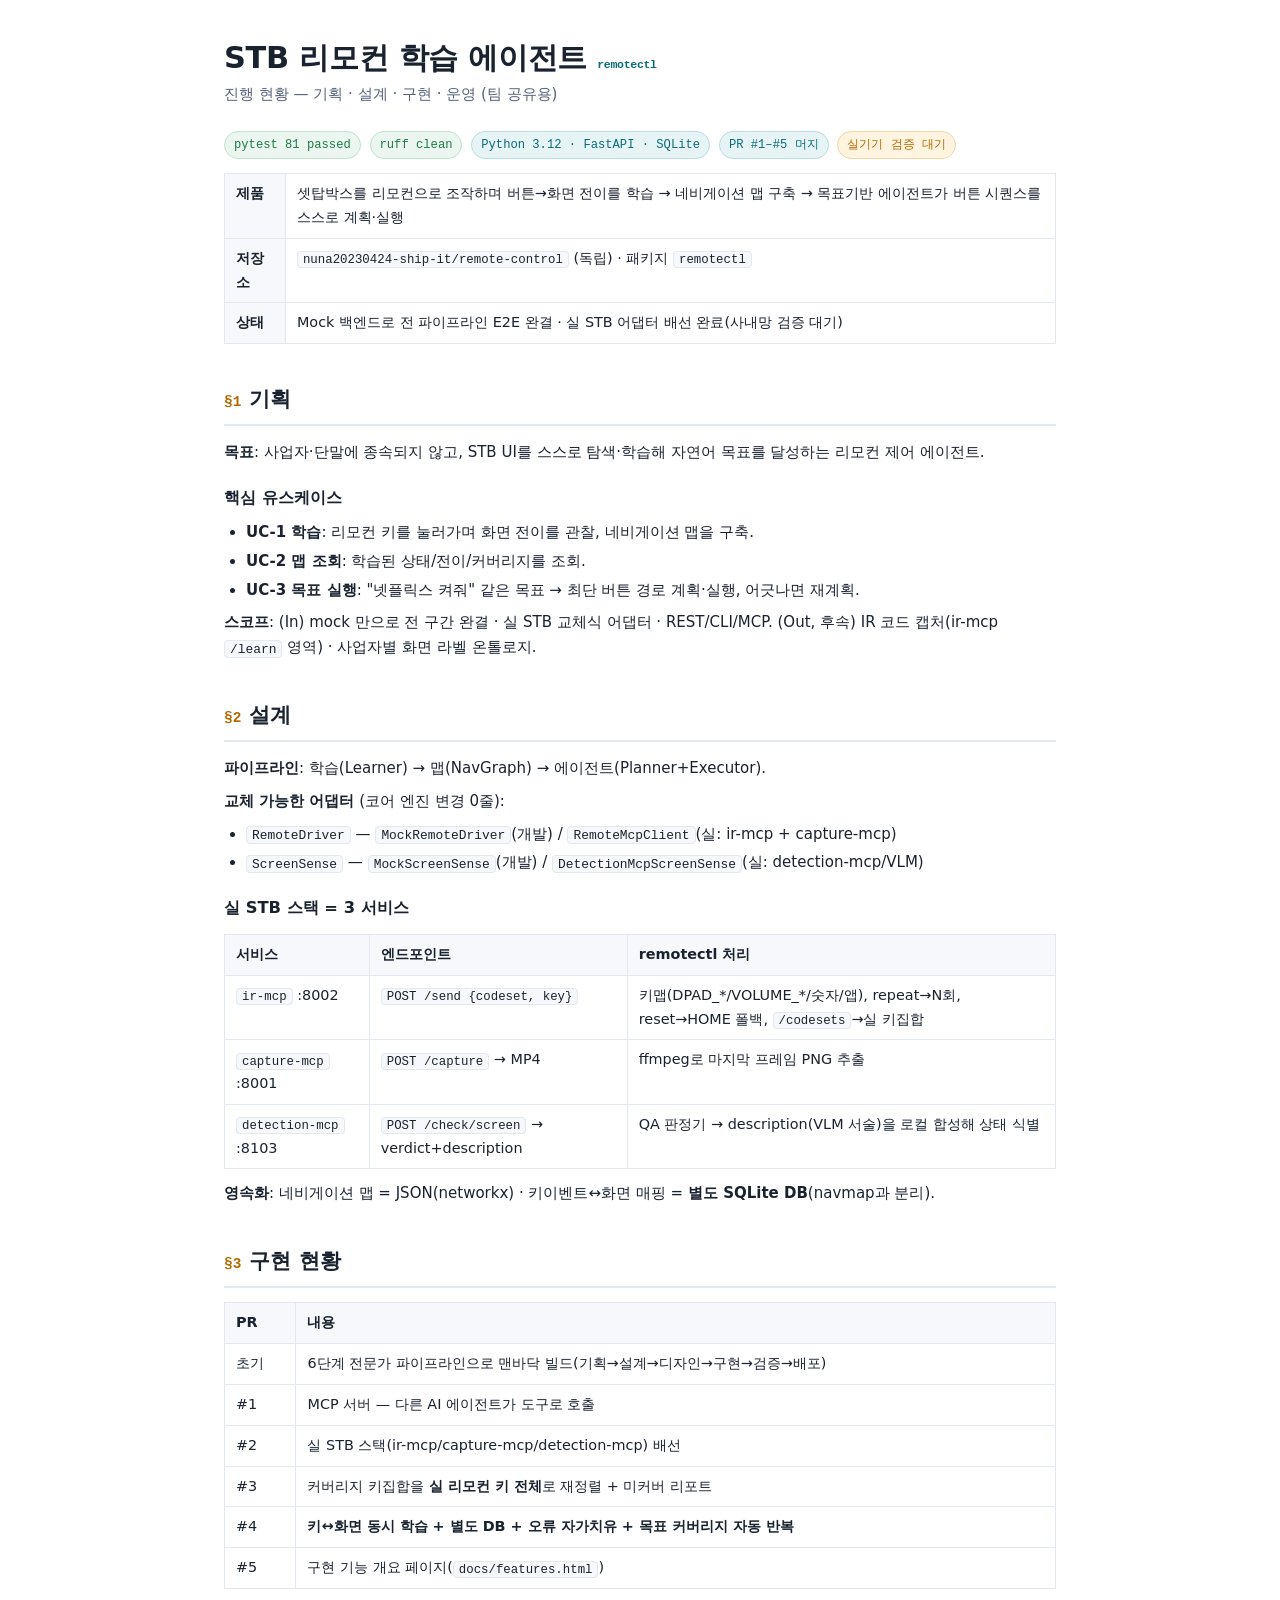
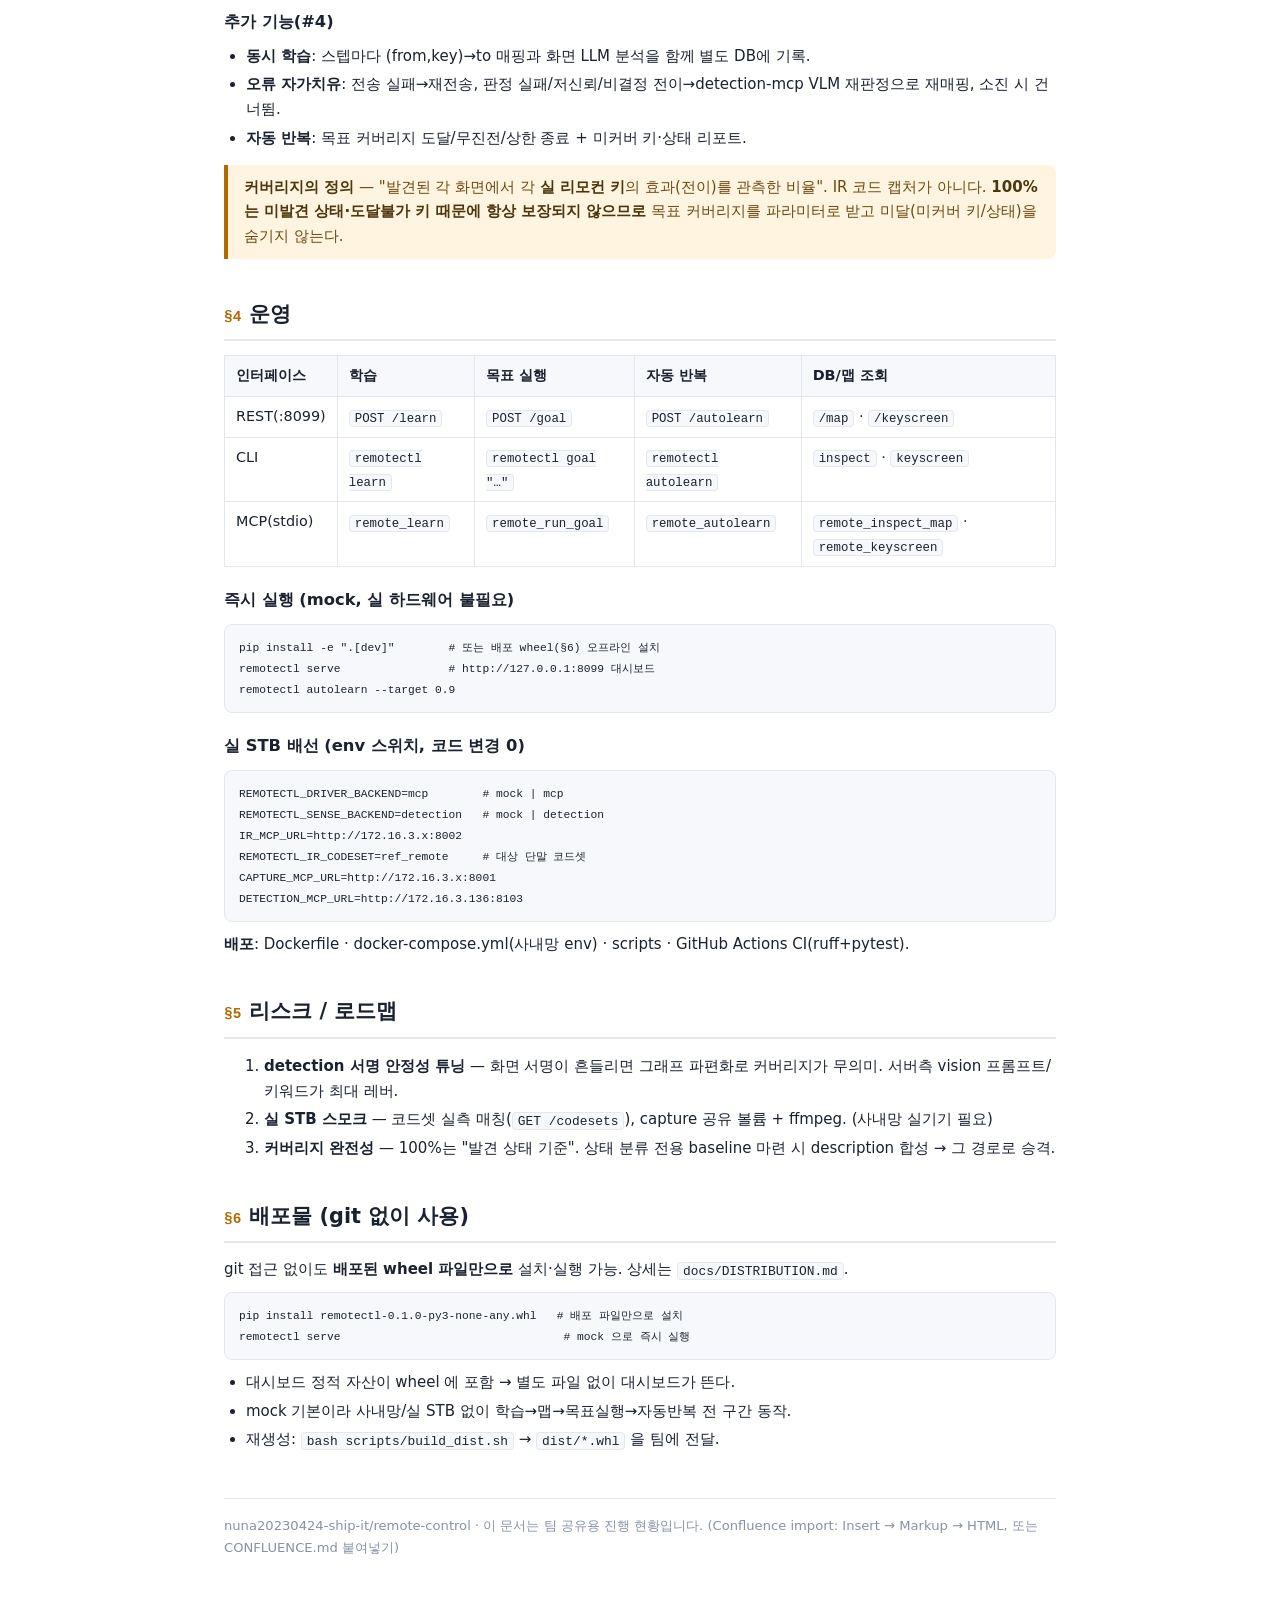
<file: docs/CONFLUENCE.html>
<!DOCTYPE html>
<html lang="ko">
<head>
<meta charset="utf-8" />
<meta name="viewport" content="width=device-width, initial-scale=1" />
<title>STB 리모컨 학습 에이전트 (remotectl) — 진행 현황</title>
<style>
  :root {
    --ink: #1a2230; --muted: #55627a; --faint: #8792a6;
    --line: #e3e8f0; --bg: #ffffff; --panel: #f6f8fb;
    --accent: #b26a00; --accent-bg: #fff4e0;
    --data: #0b6b78; --data-bg: #e6f4f6;
    --good: #1f7a44; --bad: #b03a34;
    --sans: system-ui, -apple-system, "Segoe UI", Roboto, "Apple SD Gothic Neo", "Noto Sans KR", sans-serif;
    --mono: ui-monospace, "SF Mono", Menlo, Consolas, monospace;
  }
  * { box-sizing: border-box; }
  body {
    margin: 0; background: var(--bg); color: var(--ink);
    font-family: var(--sans); line-height: 1.65; font-size: 15px;
  }
  .wrap { max-width: 880px; margin: 0 auto; padding: 40px 24px 80px; }
  h1 { font-size: 1.9rem; line-height: 1.2; margin: 0 0 6px; letter-spacing: -0.01em; }
  .sub { color: var(--muted); margin: 0 0 22px; }
  h2 {
    font-size: 1.3rem; margin: 38px 0 14px; padding-bottom: 8px;
    border-bottom: 2px solid var(--line);
  }
  h2 .n { color: var(--accent); font-family: var(--mono); font-size: 0.9rem; margin-right: 8px; }
  h3 { font-size: 1.02rem; margin: 20px 0 6px; }
  p { margin: 8px 0; }
  code {
    font-family: var(--mono); font-size: 0.86em; background: var(--panel);
    border: 1px solid var(--line); border-radius: 4px; padding: 0.5px 5px;
  }
  pre {
    background: var(--panel); border: 1px solid var(--line); border-radius: 8px;
    padding: 12px 14px; overflow-x: auto; font-family: var(--mono); font-size: 0.82rem;
    line-height: 1.6; margin: 10px 0;
  }
  pre code { background: none; border: none; padding: 0; }
  ul { margin: 8px 0; padding-left: 22px; }
  li { margin: 4px 0; }
  table { border-collapse: collapse; width: 100%; margin: 12px 0; font-size: 0.9rem; }
  th, td { border: 1px solid var(--line); padding: 8px 11px; text-align: left; vertical-align: top; }
  th { background: var(--panel); font-weight: 600; }
  .meta { background: var(--panel); border: 1px solid var(--line); border-radius: 10px; padding: 4px 16px; margin: 0 0 8px; }
  .badge { display: inline-block; font-family: var(--mono); font-size: 0.76rem; padding: 3px 9px; border-radius: 999px; margin: 2px 4px 2px 0; }
  .b-good { color: var(--good); background: #eaf6ef; border: 1px solid #bfe3cc; }
  .b-data { color: var(--data); background: var(--data-bg); border: 1px solid #b9dde1; }
  .b-warn { color: var(--accent); background: var(--accent-bg); border: 1px solid #f0d6a8; }
  .callout {
    border-left: 4px solid var(--accent); background: var(--accent-bg);
    padding: 10px 16px; border-radius: 0 8px 8px 0; margin: 14px 0; color: #6b4a12;
  }
  .callout b { color: #4d360d; }
  .tag { font-family: var(--mono); font-size: 0.72rem; color: var(--data); }
  footer { margin-top: 46px; padding-top: 16px; border-top: 1px solid var(--line); color: var(--faint); font-size: 0.82rem; }
</style>
</head>
<body>
<div class="wrap">
  <h1>STB 리모컨 학습 에이전트 <span class="tag">remotectl</span></h1>
  <p class="sub">진행 현황 — 기획 · 설계 · 구현 · 운영 (팀 공유용)</p>

  <div style="margin-bottom:8px;">
    <span class="badge b-good">pytest 81 passed</span>
    <span class="badge b-good">ruff clean</span>
    <span class="badge b-data">Python 3.12 · FastAPI · SQLite</span>
    <span class="badge b-data">PR #1–#5 머지</span>
    <span class="badge b-warn">실기기 검증 대기</span>
  </div>

  <table>
    <tr><th>제품</th><td>셋탑박스를 리모컨으로 조작하며 버튼→화면 전이를 학습 → 네비게이션 맵 구축 → 목표기반 에이전트가 버튼 시퀀스를 스스로 계획·실행</td></tr>
    <tr><th>저장소</th><td><code>nuna20230424-ship-it/remote-control</code> (독립) · 패키지 <code>remotectl</code></td></tr>
    <tr><th>상태</th><td>Mock 백엔드로 전 파이프라인 E2E 완결 · 실 STB 어댑터 배선 완료(사내망 검증 대기)</td></tr>
  </table>

  <h2><span class="n">§1</span>기획</h2>
  <p><b>목표</b>: 사업자·단말에 종속되지 않고, STB UI를 스스로 탐색·학습해 자연어 목표를 달성하는 리모컨 제어 에이전트.</p>
  <h3>핵심 유스케이스</h3>
  <ul>
    <li><b>UC-1 학습</b>: 리모컨 키를 눌러가며 화면 전이를 관찰, 네비게이션 맵을 구축.</li>
    <li><b>UC-2 맵 조회</b>: 학습된 상태/전이/커버리지를 조회.</li>
    <li><b>UC-3 목표 실행</b>: "넷플릭스 켜줘" 같은 목표 → 최단 버튼 경로 계획·실행, 어긋나면 재계획.</li>
  </ul>
  <p><b>스코프</b>: (In) mock 만으로 전 구간 완결 · 실 STB 교체식 어댑터 · REST/CLI/MCP. (Out, 후속) IR 코드 캡처(ir-mcp <code>/learn</code> 영역) · 사업자별 화면 라벨 온톨로지.</p>

  <h2><span class="n">§2</span>설계</h2>
  <p><b>파이프라인</b>: 학습(Learner) → 맵(NavGraph) → 에이전트(Planner+Executor).</p>
  <p><b>교체 가능한 어댑터</b> (코어 엔진 변경 0줄):</p>
  <ul>
    <li><code>RemoteDriver</code> — <code>MockRemoteDriver</code>(개발) / <code>RemoteMcpClient</code>(실: ir-mcp + capture-mcp)</li>
    <li><code>ScreenSense</code> — <code>MockScreenSense</code>(개발) / <code>DetectionMcpScreenSense</code>(실: detection-mcp/VLM)</li>
  </ul>
  <h3>실 STB 스택 = 3 서비스</h3>
  <table>
    <tr><th>서비스</th><th>엔드포인트</th><th>remotectl 처리</th></tr>
    <tr><td><code>ir-mcp</code> :8002</td><td><code>POST /send {codeset, key}</code></td><td>키맵(DPAD_*/VOLUME_*/숫자/앱), repeat→N회, reset→HOME 폴백, <code>/codesets</code>→실 키집합</td></tr>
    <tr><td><code>capture-mcp</code> :8001</td><td><code>POST /capture</code> → MP4</td><td>ffmpeg로 마지막 프레임 PNG 추출</td></tr>
    <tr><td><code>detection-mcp</code> :8103</td><td><code>POST /check/screen</code> → verdict+description</td><td>QA 판정기 → description(VLM 서술)을 로컬 합성해 상태 식별</td></tr>
  </table>
  <p><b>영속화</b>: 네비게이션 맵 = JSON(networkx) · 키이벤트↔화면 매핑 = <b>별도 SQLite DB</b>(navmap과 분리).</p>

  <h2><span class="n">§3</span>구현 현황</h2>
  <table>
    <tr><th>PR</th><th>내용</th></tr>
    <tr><td>초기</td><td>6단계 전문가 파이프라인으로 맨바닥 빌드(기획→설계→디자인→구현→검증→배포)</td></tr>
    <tr><td>#1</td><td>MCP 서버 — 다른 AI 에이전트가 도구로 호출</td></tr>
    <tr><td>#2</td><td>실 STB 스택(ir-mcp/capture-mcp/detection-mcp) 배선</td></tr>
    <tr><td>#3</td><td>커버리지 키집합을 <b>실 리모컨 키 전체</b>로 재정렬 + 미커버 리포트</td></tr>
    <tr><td>#4</td><td><b>키↔화면 동시 학습 + 별도 DB + 오류 자가치유 + 목표 커버리지 자동 반복</b></td></tr>
    <tr><td>#5</td><td>구현 기능 개요 페이지(<code>docs/features.html</code>)</td></tr>
  </table>
  <h3>추가 기능(#4)</h3>
  <ul>
    <li><b>동시 학습</b>: 스텝마다 (from,key)→to 매핑과 화면 LLM 분석을 함께 별도 DB에 기록.</li>
    <li><b>오류 자가치유</b>: 전송 실패→재전송, 판정 실패/저신뢰/비결정 전이→detection-mcp VLM 재판정으로 재매핑, 소진 시 건너뜀.</li>
    <li><b>자동 반복</b>: 목표 커버리지 도달/무진전/상한 종료 + 미커버 키·상태 리포트.</li>
  </ul>
  <div class="callout">
    <b>커버리지의 정의</b> — "발견된 각 화면에서 각 <b>실 리모컨 키</b>의 효과(전이)를 관측한 비율". IR 코드 캡처가 아니다.
    <b>100%는 미발견 상태·도달불가 키 때문에 항상 보장되지 않으므로</b> 목표 커버리지를 파라미터로 받고 미달(미커버 키/상태)을 숨기지 않는다.
  </div>

  <h2><span class="n">§4</span>운영</h2>
  <table>
    <tr><th>인터페이스</th><th>학습</th><th>목표 실행</th><th>자동 반복</th><th>DB/맵 조회</th></tr>
    <tr><td>REST(:8099)</td><td><code>POST /learn</code></td><td><code>POST /goal</code></td><td><code>POST /autolearn</code></td><td><code>/map</code> · <code>/keyscreen</code></td></tr>
    <tr><td>CLI</td><td><code>remotectl learn</code></td><td><code>remotectl goal "…"</code></td><td><code>remotectl autolearn</code></td><td><code>inspect</code> · <code>keyscreen</code></td></tr>
    <tr><td>MCP(stdio)</td><td><code>remote_learn</code></td><td><code>remote_run_goal</code></td><td><code>remote_autolearn</code></td><td><code>remote_inspect_map</code> · <code>remote_keyscreen</code></td></tr>
  </table>
  <h3>즉시 실행 (mock, 실 하드웨어 불필요)</h3>
  <pre><code>pip install -e ".[dev]"        # 또는 배포 wheel(§6) 오프라인 설치
remotectl serve                # http://127.0.0.1:8099 대시보드
remotectl autolearn --target 0.9</code></pre>
  <h3>실 STB 배선 (env 스위치, 코드 변경 0)</h3>
  <pre><code>REMOTECTL_DRIVER_BACKEND=mcp        # mock | mcp
REMOTECTL_SENSE_BACKEND=detection   # mock | detection
IR_MCP_URL=http://172.16.3.x:8002
REMOTECTL_IR_CODESET=ref_remote     # 대상 단말 코드셋
CAPTURE_MCP_URL=http://172.16.3.x:8001
DETECTION_MCP_URL=http://172.16.3.136:8103</code></pre>
  <p><b>배포</b>: Dockerfile · docker-compose.yml(사내망 env) · scripts · GitHub Actions CI(ruff+pytest).</p>

  <h2><span class="n">§5</span>리스크 / 로드맵</h2>
  <ol>
    <li><b>detection 서명 안정성 튜닝</b> — 화면 서명이 흔들리면 그래프 파편화로 커버리지가 무의미. 서버측 vision 프롬프트/키워드가 최대 레버.</li>
    <li><b>실 STB 스모크</b> — 코드셋 실측 매칭(<code>GET /codesets</code>), capture 공유 볼륨 + ffmpeg. (사내망 실기기 필요)</li>
    <li><b>커버리지 완전성</b> — 100%는 "발견 상태 기준". 상태 분류 전용 baseline 마련 시 description 합성 → 그 경로로 승격.</li>
  </ol>

  <h2><span class="n">§6</span>배포물 (git 없이 사용)</h2>
  <p>git 접근 없이도 <b>배포된 wheel 파일만으로</b> 설치·실행 가능. 상세는 <code>docs/DISTRIBUTION.md</code>.</p>
  <pre><code>pip install remotectl-0.1.0-py3-none-any.whl   # 배포 파일만으로 설치
remotectl serve                                 # mock 으로 즉시 실행</code></pre>
  <ul>
    <li>대시보드 정적 자산이 wheel 에 포함 → 별도 파일 없이 대시보드가 뜬다.</li>
    <li>mock 기본이라 사내망/실 STB 없이 학습→맵→목표실행→자동반복 전 구간 동작.</li>
    <li>재생성: <code>bash scripts/build_dist.sh</code> → <code>dist/*.whl</code> 을 팀에 전달.</li>
  </ul>

  <footer>
    nuna20230424-ship-it/remote-control · 이 문서는 팀 공유용 진행 현황입니다. (Confluence import: Insert → Markup → HTML, 또는 CONFLUENCE.md 붙여넣기)
  </footer>
</div>
</body>
</html>
</file>
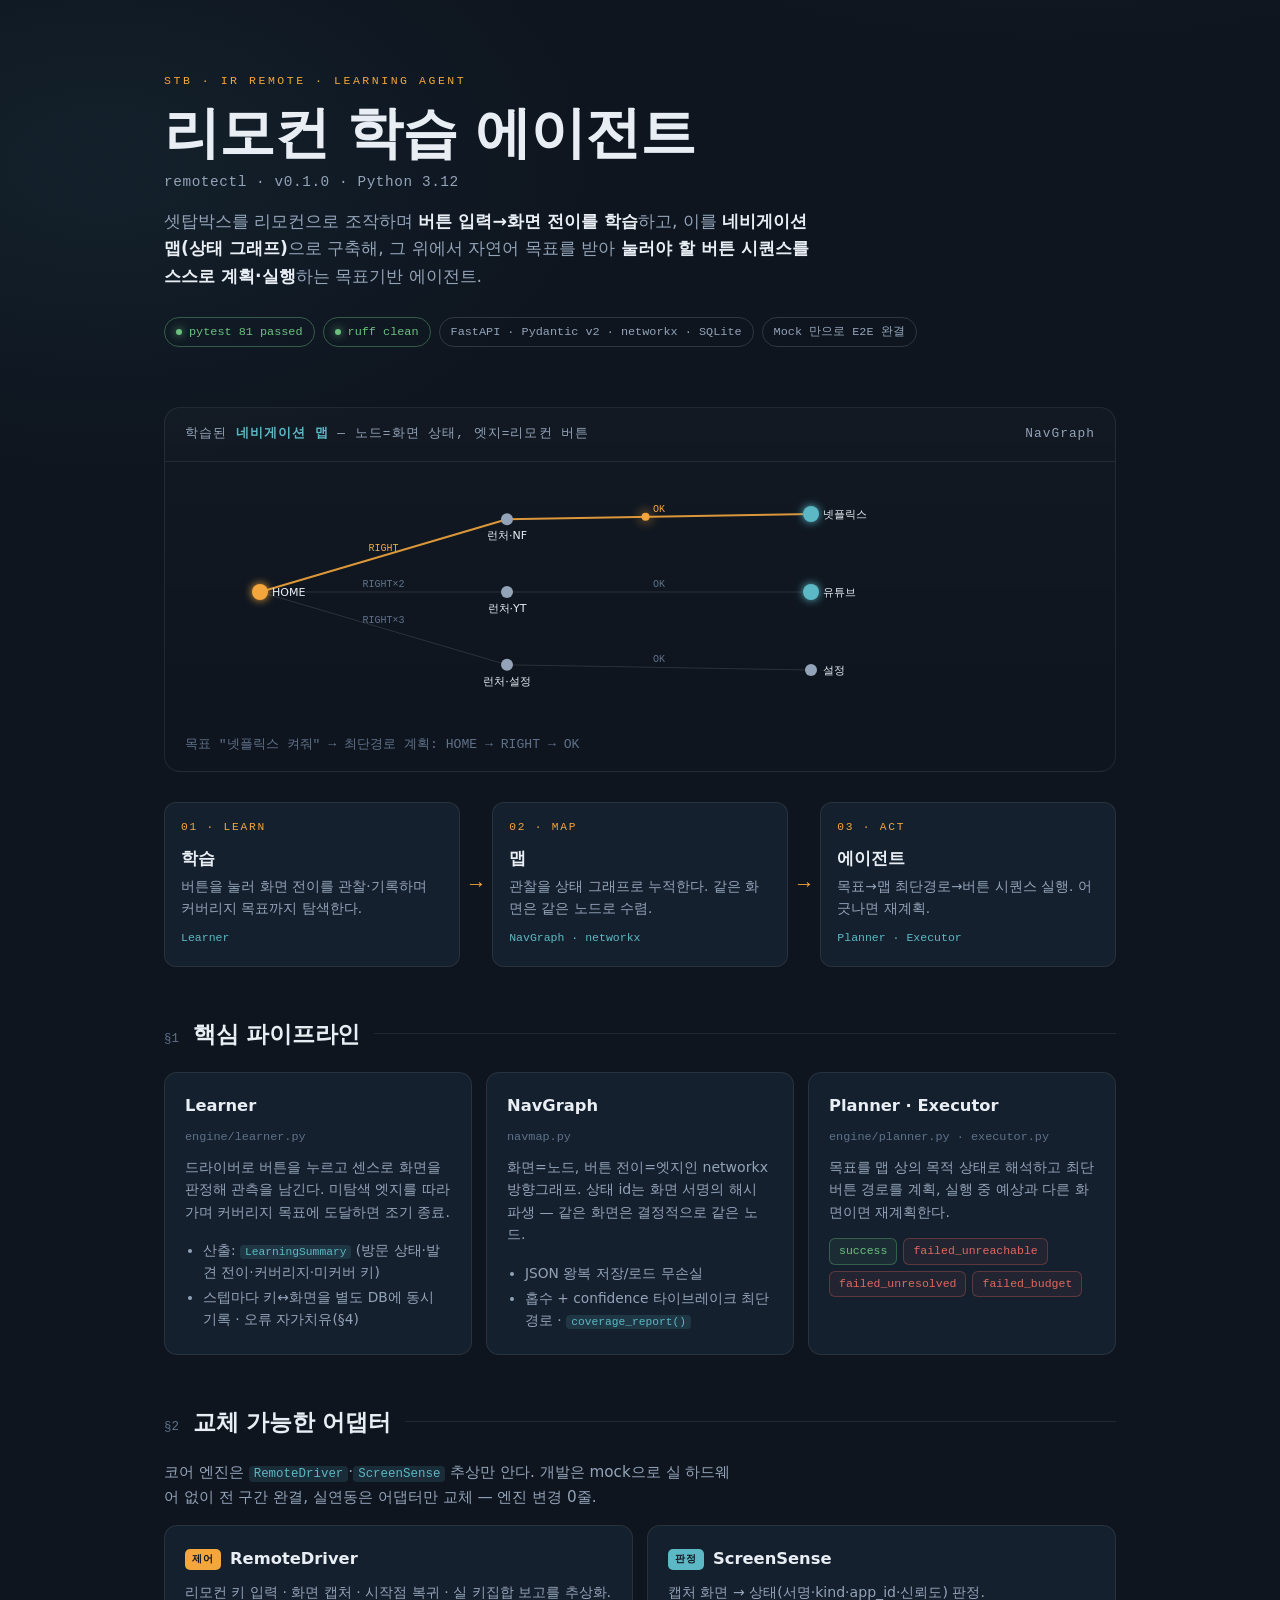
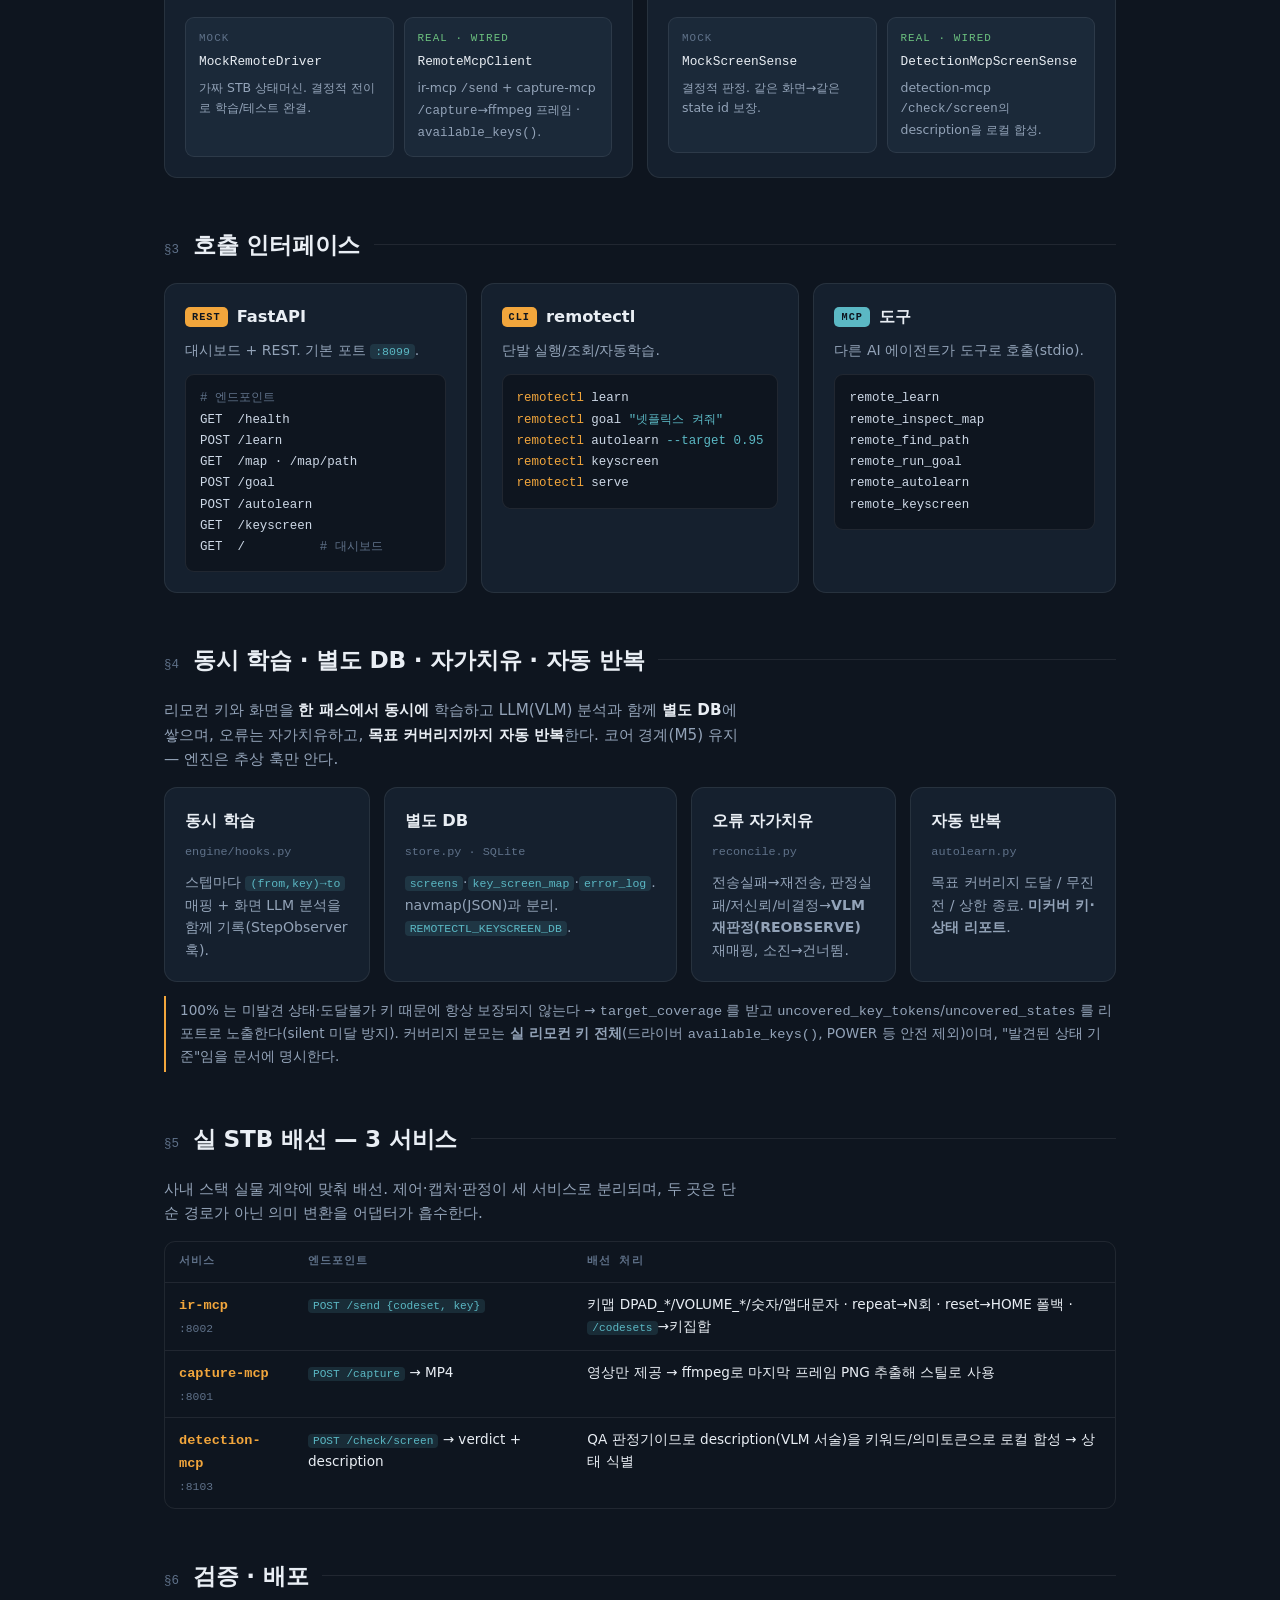
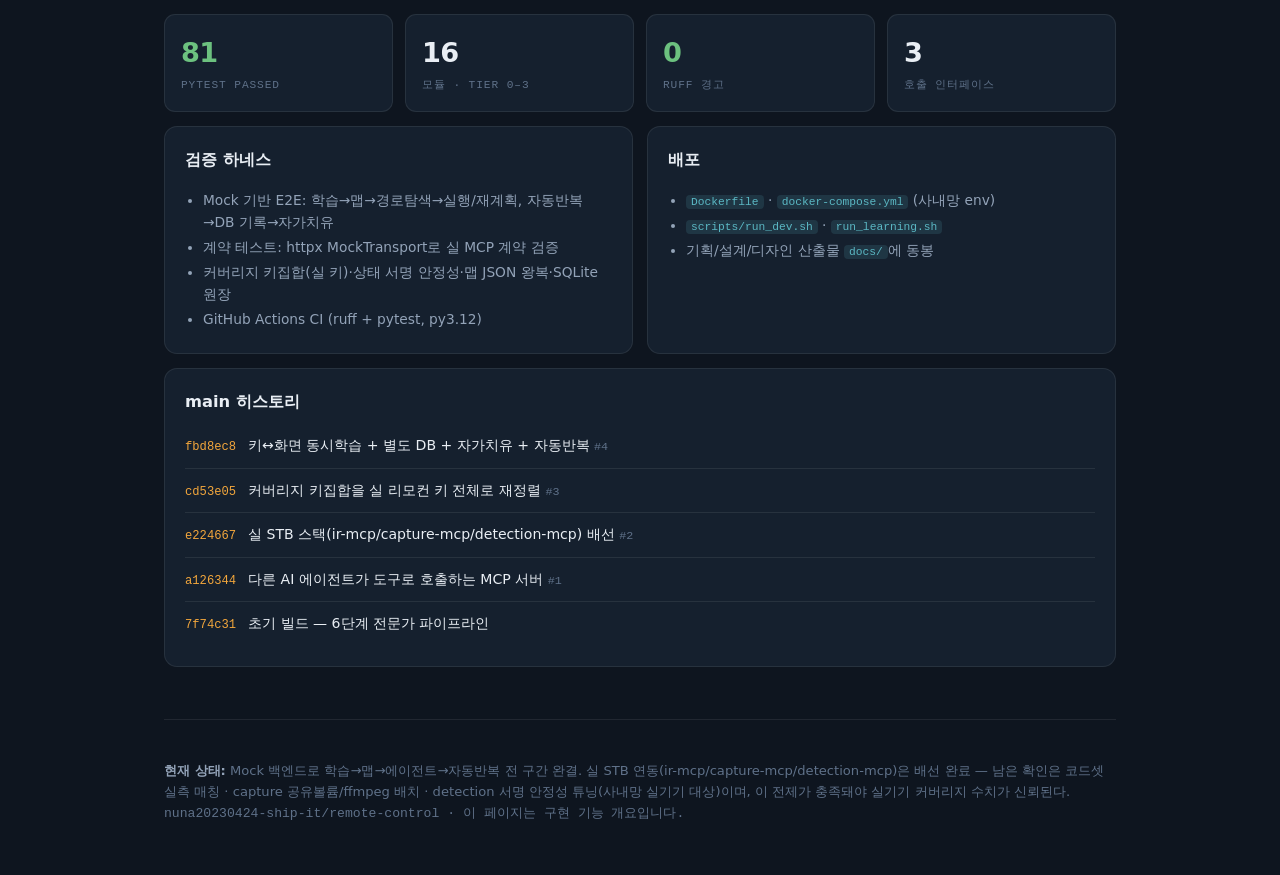
<file: docs/features.html>
<!DOCTYPE html>
<html lang="ko">
<head>
<meta charset="utf-8" />
<meta name="viewport" content="width=device-width, initial-scale=1" />
<title>remotectl — 리모컨 학습 에이전트 구현 기능</title>
<style>
  :root {
    --ground: #0e151f;
    --surface: #15202e;
    --surface-2: #1b2939;
    --ink: #e9eef4;
    --muted: #93a3b8;
    --faint: #5f7189;
    --line: rgba(255, 255, 255, 0.08);
    --line-strong: rgba(255, 255, 255, 0.14);
    --signal: #f2a63c;
    --signal-dim: rgba(242, 166, 60, 0.14);
    --data: #5bb8c4;
    --data-dim: rgba(91, 184, 196, 0.14);
    --good: #6cc17f;
    --warn: #e0a63a;
    --crit: #e0685f;
    --sans: system-ui, -apple-system, "Segoe UI", Roboto, "Apple SD Gothic Neo", "Noto Sans KR", sans-serif;
    --mono: ui-monospace, "SF Mono", "JetBrains Mono", "Cascadia Code", Menlo, monospace;
  }
  * { box-sizing: border-box; }
  body {
    margin: 0;
    background:
      radial-gradient(1100px 620px at 82% -8%, rgba(242, 166, 60, 0.10), transparent 60%),
      radial-gradient(900px 560px at 8% 4%, rgba(91, 184, 196, 0.07), transparent 55%),
      var(--ground);
    color: var(--ink);
    font-family: var(--sans);
    line-height: 1.6;
    -webkit-font-smoothing: antialiased;
  }
  .wrap { max-width: 1000px; margin: 0 auto; padding: 0 24px; }
  .mono { font-family: var(--mono); }
  .eyebrow {
    font-family: var(--mono); font-size: 0.72rem; letter-spacing: 0.22em;
    text-transform: uppercase; color: var(--signal);
  }
  header { padding: 72px 0 26px; }
  h1 {
    font-size: clamp(2.3rem, 6vw, 3.5rem); line-height: 1.04; letter-spacing: -0.02em;
    margin: 14px 0 6px; text-wrap: balance; font-weight: 800;
  }
  h1 .pkg {
    display: block; font-family: var(--mono); font-size: 0.9rem; font-weight: 500;
    letter-spacing: 0.04em; color: var(--muted); margin-top: 12px;
  }
  .lede { max-width: 60ch; color: var(--muted); font-size: 1.08rem; margin: 18px 0 26px; }
  .lede b { color: var(--ink); font-weight: 600; }
  .chips { display: flex; flex-wrap: wrap; gap: 8px; }
  .chip {
    font-family: var(--mono); font-size: 0.74rem; padding: 5px 11px;
    border: 1px solid var(--line-strong); border-radius: 999px; color: var(--muted);
    display: inline-flex; align-items: center; gap: 7px;
  }
  .chip.ok { color: var(--good); border-color: rgba(108, 193, 127, 0.4); }
  .chip.ok::before {
    content: ""; width: 6px; height: 6px; border-radius: 50%;
    background: var(--good); box-shadow: 0 0 8px var(--good);
  }
  .hero {
    margin: 34px 0 10px; border: 1px solid var(--line); border-radius: 16px;
    background: linear-gradient(180deg, rgba(255,255,255,0.02), transparent); overflow: hidden;
  }
  .hero-head {
    display: flex; align-items: baseline; justify-content: space-between;
    gap: 12px; padding: 16px 20px; border-bottom: 1px solid var(--line);
  }
  .hero-head .t { font-family: var(--mono); font-size: 0.8rem; letter-spacing: 0.08em; color: var(--muted); }
  .hero-head .t b { color: var(--data); }
  canvas { display: block; width: 100%; height: 260px; }
  .hero-cap { padding: 12px 20px 16px; font-size: 0.82rem; color: var(--faint); font-family: var(--mono); }
  .pipe {
    display: grid; grid-template-columns: 1fr auto 1fr auto 1fr;
    align-items: stretch; gap: 10px; margin: 30px 0 8px;
  }
  .stage { border: 1px solid var(--line); border-radius: 12px; padding: 16px 16px 18px; background: var(--surface); }
  .stage .n { font-family: var(--mono); font-size: 0.7rem; color: var(--signal); letter-spacing: 0.16em; }
  .stage h3 { margin: 8px 0 4px; font-size: 1.05rem; }
  .stage p { margin: 0; font-size: 0.85rem; color: var(--muted); }
  .stage .cls { font-family: var(--mono); font-size: 0.72rem; color: var(--data); margin-top: 10px; }
  .arrow { display: flex; align-items: center; justify-content: center; color: var(--signal); font-size: 1.3rem; font-family: var(--mono); }
  @media (max-width: 720px) { .pipe { grid-template-columns: 1fr; } .arrow { transform: rotate(90deg); height: 22px; } }
  section { padding: 40px 0 8px; }
  .sec-head { display: flex; align-items: baseline; gap: 14px; margin-bottom: 20px; }
  .sec-head h2 { font-size: 1.45rem; margin: 0; letter-spacing: -0.01em; font-weight: 700; text-wrap: balance; }
  .sec-head .idx { font-family: var(--mono); font-size: 0.78rem; color: var(--faint); }
  .sec-head .rule { flex: 1; height: 1px; background: var(--line); align-self: center; }
  .grid { display: grid; gap: 14px; }
  .cols-2 { grid-template-columns: 1fr 1fr; }
  .cols-3 { grid-template-columns: repeat(3, 1fr); }
  .cols-4 { grid-template-columns: repeat(4, 1fr); }
  @media (max-width: 720px) { .cols-2, .cols-3, .cols-4 { grid-template-columns: 1fr; } }
  .card { border: 1px solid var(--line); border-radius: 13px; padding: 20px; background: var(--surface); display: flex; flex-direction: column; gap: 9px; }
  .card h3 { margin: 0; font-size: 1.02rem; display: flex; align-items: center; gap: 9px; }
  .card h3 .tag {
    font-family: var(--mono); font-size: 0.64rem; letter-spacing: 0.1em; text-transform: uppercase;
    color: var(--ground); background: var(--data); padding: 2px 7px; border-radius: 5px; font-weight: 700;
  }
  .card h3 .tag.sig { background: var(--signal); }
  .card p { margin: 0; font-size: 0.88rem; color: var(--muted); }
  .card .path { font-family: var(--mono); font-size: 0.74rem; color: var(--faint); }
  ul.tight { margin: 4px 0 0; padding-left: 18px; font-size: 0.86rem; color: var(--muted); }
  ul.tight li { margin: 3px 0; }
  ul.tight code, p code, td code { font-family: var(--mono); font-size: 0.82em; color: var(--data); background: var(--data-dim); padding: 1px 5px; border-radius: 4px; }
  pre {
    margin: 4px 0 0; background: var(--ground); border: 1px solid var(--line); border-radius: 9px;
    padding: 13px 14px; overflow-x: auto; font-family: var(--mono); font-size: 0.78rem; line-height: 1.7; color: #cdd8e6;
  }
  pre .c { color: var(--faint); }
  pre .k { color: var(--signal); }
  pre .s { color: var(--data); }
  .dual { display: grid; grid-template-columns: 1fr 1fr; gap: 10px; margin-top: 4px; }
  @media (max-width: 560px) { .dual { grid-template-columns: 1fr; } }
  .slot { border: 1px solid var(--line); border-radius: 9px; padding: 12px 13px; background: var(--surface-2); }
  .slot .lbl { font-family: var(--mono); font-size: 0.68rem; letter-spacing: 0.1em; text-transform: uppercase; }
  .slot.mock .lbl { color: var(--faint); }
  .slot.real .lbl { color: var(--good); }
  .slot .cn { font-family: var(--mono); font-size: 0.8rem; color: var(--ink); margin-top: 5px; }
  .slot .d { font-size: 0.78rem; color: var(--muted); margin-top: 5px; }
  .tw { overflow-x: auto; border: 1px solid var(--line); border-radius: 11px; }
  table { border-collapse: collapse; width: 100%; font-size: 0.85rem; min-width: 560px; }
  th, td { text-align: left; padding: 11px 14px; border-bottom: 1px solid var(--line); vertical-align: top; }
  th { font-family: var(--mono); font-size: 0.7rem; letter-spacing: 0.1em; text-transform: uppercase; color: var(--faint); font-weight: 600; }
  tr:last-child td { border-bottom: none; }
  td .svc { font-family: var(--mono); color: var(--signal); font-weight: 600; }
  td code { font-family: var(--mono); }
  .stats { display: grid; grid-template-columns: repeat(4, 1fr); gap: 12px; }
  @media (max-width: 560px) { .stats { grid-template-columns: repeat(2, 1fr); } }
  .stat { border: 1px solid var(--line); border-radius: 11px; padding: 16px; background: var(--surface); }
  .stat .v { font-size: 1.7rem; font-weight: 800; font-variant-numeric: tabular-nums; letter-spacing: -0.02em; }
  .stat .v.good { color: var(--good); }
  .stat .l { font-family: var(--mono); font-size: 0.7rem; text-transform: uppercase; letter-spacing: 0.08em; color: var(--faint); margin-top: 3px; }
  .pills { display: flex; flex-wrap: wrap; gap: 6px; margin-top: 6px; }
  .pill { font-family: var(--mono); font-size: 0.72rem; padding: 3px 9px; border-radius: 6px; border: 1px solid var(--line-strong); }
  .pill.s-ok { color: var(--good); border-color: rgba(108,193,127,0.35); background: rgba(108,193,127,0.08); }
  .pill.s-bad { color: var(--crit); border-color: rgba(224,104,95,0.3); background: rgba(224,104,95,0.07); }
  .git { display: flex; flex-direction: column; gap: 0; }
  .commit { display: grid; grid-template-columns: auto 1fr; gap: 12px; padding: 10px 0; border-bottom: 1px solid var(--line); align-items: baseline; }
  .commit:last-child { border-bottom: none; }
  .commit .sha { font-family: var(--mono); font-size: 0.76rem; color: var(--signal); }
  .commit .msg { font-size: 0.88rem; }
  .commit .msg small { color: var(--faint); font-family: var(--mono); }
  .note { border-left: 2px solid var(--signal); padding: 4px 0 4px 14px; margin-top: 14px; color: var(--muted); font-size: 0.85rem; }
  footer { padding: 40px 0 70px; color: var(--faint); font-size: 0.82rem; border-top: 1px solid var(--line); margin-top: 44px; }
  footer b { color: var(--muted); }
  a { color: var(--data); }
  :focus-visible { outline: 2px solid var(--signal); outline-offset: 2px; border-radius: 3px; }
</style>
</head>
<body>
<div class="wrap">
  <header>
    <div class="eyebrow">STB · IR REMOTE · LEARNING AGENT</div>
    <h1>
      리모컨 학습 에이전트
      <span class="pkg">remotectl · v0.1.0 · Python 3.12</span>
    </h1>
    <p class="lede">
      셋탑박스를 리모컨으로 조작하며 <b>버튼 입력→화면 전이를 학습</b>하고, 이를
      <b>네비게이션 맵(상태 그래프)</b>으로 구축해, 그 위에서 자연어 목표를 받아
      <b>눌러야 할 버튼 시퀀스를 스스로 계획·실행</b>하는 목표기반 에이전트.
    </p>
    <div class="chips">
      <span class="chip ok">pytest 81 passed</span>
      <span class="chip ok">ruff clean</span>
      <span class="chip">FastAPI · Pydantic v2 · networkx · SQLite</span>
      <span class="chip">Mock 만으로 E2E 완결</span>
    </div>
  </header>

  <div class="hero">
    <div class="hero-head">
      <span class="t">학습된 <b>네비게이션 맵</b> — 노드=화면 상태, 엣지=리모컨 버튼</span>
      <span class="t mono">NavGraph</span>
    </div>
    <canvas id="graph" width="960" height="260" aria-label="네비게이션 맵: 홈에서 넷플릭스/유튜브/설정으로 전이하는 상태 그래프"></canvas>
    <div class="hero-cap">목표 "넷플릭스 켜줘" → 최단경로 계획: HOME → RIGHT → OK</div>
  </div>

  <div class="pipe">
    <div class="stage">
      <div class="n">01 · LEARN</div>
      <h3>학습</h3>
      <p>버튼을 눌러 화면 전이를 관찰·기록하며 커버리지 목표까지 탐색한다.</p>
      <div class="cls">Learner</div>
    </div>
    <div class="arrow" aria-hidden="true">→</div>
    <div class="stage">
      <div class="n">02 · MAP</div>
      <h3>맵</h3>
      <p>관찰을 상태 그래프로 누적한다. 같은 화면은 같은 노드로 수렴.</p>
      <div class="cls">NavGraph · networkx</div>
    </div>
    <div class="arrow" aria-hidden="true">→</div>
    <div class="stage">
      <div class="n">03 · ACT</div>
      <h3>에이전트</h3>
      <p>목표→맵 최단경로→버튼 시퀀스 실행. 어긋나면 재계획.</p>
      <div class="cls">Planner · Executor</div>
    </div>
  </div>

  <section>
    <div class="sec-head"><span class="idx">§1</span><h2>핵심 파이프라인</h2><span class="rule"></span></div>
    <div class="grid cols-3">
      <div class="card">
        <h3>Learner</h3>
        <div class="path">engine/learner.py</div>
        <p>드라이버로 버튼을 누르고 센스로 화면을 판정해 관측을 남긴다. 미탐색 엣지를 따라가며 커버리지 목표에 도달하면 조기 종료.</p>
        <ul class="tight">
          <li>산출: <code>LearningSummary</code> (방문 상태·발견 전이·커버리지·미커버 키)</li>
          <li>스텝마다 키↔화면을 별도 DB에 동시 기록 · 오류 자가치유(§4)</li>
        </ul>
      </div>
      <div class="card">
        <h3>NavGraph</h3>
        <div class="path">navmap.py</div>
        <p>화면=노드, 버튼 전이=엣지인 networkx 방향그래프. 상태 id는 화면 서명의 해시 파생 — 같은 화면은 결정적으로 같은 노드.</p>
        <ul class="tight">
          <li>JSON 왕복 저장/로드 무손실</li>
          <li>홉수 + confidence 타이브레이크 최단경로 · <code>coverage_report()</code></li>
        </ul>
      </div>
      <div class="card">
        <h3>Planner · Executor</h3>
        <div class="path">engine/planner.py · executor.py</div>
        <p>목표를 맵 상의 목적 상태로 해석하고 최단 버튼 경로를 계획, 실행 중 예상과 다른 화면이면 재계획한다.</p>
        <div class="pills">
          <span class="pill s-ok">success</span>
          <span class="pill s-bad">failed_unreachable</span>
          <span class="pill s-bad">failed_unresolved</span>
          <span class="pill s-bad">failed_budget</span>
        </div>
      </div>
    </div>
  </section>

  <section>
    <div class="sec-head"><span class="idx">§2</span><h2>교체 가능한 어댑터</h2><span class="rule"></span></div>
    <p class="lede" style="margin:0 0 16px; font-size:0.95rem;">
      코어 엔진은 <code>RemoteDriver</code>·<code>ScreenSense</code> 추상만 안다. 개발은 mock으로
      실 하드웨어 없이 전 구간 완결, 실연동은 어댑터만 교체 — 엔진 변경 0줄.
    </p>
    <div class="grid cols-2">
      <div class="card">
        <h3><span class="tag sig">제어</span> RemoteDriver</h3>
        <p>리모컨 키 입력 · 화면 캡처 · 시작점 복귀 · 실 키집합 보고를 추상화.</p>
        <div class="dual">
          <div class="slot mock"><div class="lbl">MOCK</div><div class="cn">MockRemoteDriver</div><div class="d">가짜 STB 상태머신. 결정적 전이로 학습/테스트 완결.</div></div>
          <div class="slot real"><div class="lbl">REAL · WIRED</div><div class="cn">RemoteMcpClient</div><div class="d">ir-mcp <code>/send</code> + capture-mcp <code>/capture</code>→ffmpeg 프레임 · <code>available_keys()</code>.</div></div>
        </div>
      </div>
      <div class="card">
        <h3><span class="tag">판정</span> ScreenSense</h3>
        <p>캡처 화면 → 상태(서명·kind·app_id·신뢰도) 판정.</p>
        <div class="dual">
          <div class="slot mock"><div class="lbl">MOCK</div><div class="cn">MockScreenSense</div><div class="d">결정적 판정. 같은 화면→같은 state id 보장.</div></div>
          <div class="slot real"><div class="lbl">REAL · WIRED</div><div class="cn">DetectionMcpScreenSense</div><div class="d">detection-mcp <code>/check/screen</code>의 description을 로컬 합성.</div></div>
        </div>
      </div>
    </div>
  </section>

  <section>
    <div class="sec-head"><span class="idx">§3</span><h2>호출 인터페이스</h2><span class="rule"></span></div>
    <div class="grid cols-3">
      <div class="card">
        <h3><span class="tag sig">REST</span> FastAPI</h3>
        <p>대시보드 + REST. 기본 포트 <code>:8099</code>.</p>
        <pre><span class="c"># 엔드포인트</span>
GET  /health
POST /learn
GET  /map · /map/path
POST /goal
POST /autolearn
GET  /keyscreen
GET  /          <span class="c"># 대시보드</span></pre>
      </div>
      <div class="card">
        <h3><span class="tag sig">CLI</span> remotectl</h3>
        <p>단발 실행/조회/자동학습.</p>
        <pre><span class="k">remotectl</span> learn
<span class="k">remotectl</span> goal <span class="s">"넷플릭스 켜줘"</span>
<span class="k">remotectl</span> autolearn <span class="s">--target 0.95</span>
<span class="k">remotectl</span> keyscreen
<span class="k">remotectl</span> serve</pre>
      </div>
      <div class="card">
        <h3><span class="tag">MCP</span> 도구</h3>
        <p>다른 AI 에이전트가 도구로 호출(stdio).</p>
        <pre>remote_learn
remote_inspect_map
remote_find_path
remote_run_goal
remote_autolearn
remote_keyscreen</pre>
      </div>
    </div>
  </section>

  <section>
    <div class="sec-head"><span class="idx">§4</span><h2>동시 학습 · 별도 DB · 자가치유 · 자동 반복</h2><span class="rule"></span></div>
    <p class="lede" style="margin:0 0 16px; font-size:0.95rem;">
      리모컨 키와 화면을 <b>한 패스에서 동시에</b> 학습하고 LLM(VLM) 분석과 함께 <b>별도 DB</b>에 쌓으며,
      오류는 자가치유하고, <b>목표 커버리지까지 자동 반복</b>한다. 코어 경계(M5) 유지 — 엔진은 추상 훅만 안다.
    </p>
    <div class="grid cols-4">
      <div class="card">
        <h3>동시 학습</h3>
        <div class="path">engine/hooks.py</div>
        <p>스텝마다 <code>(from,key)→to</code> 매핑 + 화면 LLM 분석을 함께 기록(StepObserver 훅).</p>
      </div>
      <div class="card">
        <h3>별도 DB</h3>
        <div class="path">store.py · SQLite</div>
        <p><code>screens</code>·<code>key_screen_map</code>·<code>error_log</code>. navmap(JSON)과 분리. <code>REMOTECTL_KEYSCREEN_DB</code>.</p>
      </div>
      <div class="card">
        <h3>오류 자가치유</h3>
        <div class="path">reconcile.py</div>
        <p>전송실패→재전송, 판정실패/저신뢰/비결정→<b>VLM 재판정(REOBSERVE)</b> 재매핑, 소진→건너뜀.</p>
      </div>
      <div class="card">
        <h3>자동 반복</h3>
        <div class="path">autolearn.py</div>
        <p>목표 커버리지 도달 / 무진전 / 상한 종료. <b>미커버 키·상태 리포트</b>.</p>
      </div>
    </div>
    <div class="note">
      100% 는 미발견 상태·도달불가 키 때문에 항상 보장되지 않는다 → <code>target_coverage</code> 를 받고
      <code>uncovered_key_tokens</code>/<code>uncovered_states</code> 를 리포트로 노출한다(silent 미달 방지).
      커버리지 분모는 <b>실 리모컨 키 전체</b>(드라이버 <code>available_keys()</code>, POWER 등 안전 제외)이며,
      "발견된 상태 기준"임을 문서에 명시한다.
    </div>
  </section>

  <section>
    <div class="sec-head"><span class="idx">§5</span><h2>실 STB 배선 — 3 서비스</h2><span class="rule"></span></div>
    <p class="lede" style="margin:0 0 16px; font-size:0.95rem;">
      사내 스택 실물 계약에 맞춰 배선. 제어·캡처·판정이 세 서비스로 분리되며, 두 곳은 단순 경로가 아닌 의미 변환을 어댑터가 흡수한다.
    </p>
    <div class="tw">
      <table>
        <thead><tr><th>서비스</th><th>엔드포인트</th><th>배선 처리</th></tr></thead>
        <tbody>
          <tr>
            <td><span class="svc">ir-mcp</span><br /><small class="mono" style="color:var(--faint)">:8002</small></td>
            <td><code>POST /send {codeset, key}</code></td>
            <td>키맵 DPAD_*/VOLUME_*/숫자/앱대문자 · repeat→N회 · reset→HOME 폴백 · <code>/codesets</code>→키집합</td>
          </tr>
          <tr>
            <td><span class="svc">capture-mcp</span><br /><small class="mono" style="color:var(--faint)">:8001</small></td>
            <td><code>POST /capture</code> → MP4</td>
            <td>영상만 제공 → ffmpeg로 마지막 프레임 PNG 추출해 스틸로 사용</td>
          </tr>
          <tr>
            <td><span class="svc">detection-mcp</span><br /><small class="mono" style="color:var(--faint)">:8103</small></td>
            <td><code>POST /check/screen</code> → verdict + description</td>
            <td>QA 판정기이므로 description(VLM 서술)을 키워드/의미토큰으로 로컬 합성 → 상태 식별</td>
          </tr>
        </tbody>
      </table>
    </div>
  </section>

  <section>
    <div class="sec-head"><span class="idx">§6</span><h2>검증 · 배포</h2><span class="rule"></span></div>
    <div class="stats">
      <div class="stat"><div class="v good">81</div><div class="l">pytest passed</div></div>
      <div class="stat"><div class="v">16</div><div class="l">모듈 · tier 0–3</div></div>
      <div class="stat"><div class="v good">0</div><div class="l">ruff 경고</div></div>
      <div class="stat"><div class="v">3</div><div class="l">호출 인터페이스</div></div>
    </div>
    <div class="grid cols-2" style="margin-top:14px;">
      <div class="card">
        <h3>검증 하네스</h3>
        <ul class="tight">
          <li>Mock 기반 E2E: 학습→맵→경로탐색→실행/재계획, 자동반복→DB 기록→자가치유</li>
          <li>계약 테스트: httpx MockTransport로 실 MCP 계약 검증</li>
          <li>커버리지 키집합(실 키)·상태 서명 안정성·맵 JSON 왕복·SQLite 원장</li>
          <li>GitHub Actions CI (ruff + pytest, py3.12)</li>
        </ul>
      </div>
      <div class="card">
        <h3>배포</h3>
        <ul class="tight">
          <li><code>Dockerfile</code> · <code>docker-compose.yml</code> (사내망 env)</li>
          <li><code>scripts/run_dev.sh</code> · <code>run_learning.sh</code></li>
          <li>기획/설계/디자인 산출물 <code>docs/</code>에 동봉</li>
        </ul>
      </div>
    </div>
    <div class="card" style="margin-top:14px;">
      <h3>main 히스토리</h3>
      <div class="git">
        <div class="commit"><span class="sha">fbd8ec8</span><span class="msg">키↔화면 동시학습 + 별도 DB + 자가치유 + 자동반복 <small>#4</small></span></div>
        <div class="commit"><span class="sha">cd53e05</span><span class="msg">커버리지 키집합을 실 리모컨 키 전체로 재정렬 <small>#3</small></span></div>
        <div class="commit"><span class="sha">e224667</span><span class="msg">실 STB 스택(ir-mcp/capture-mcp/detection-mcp) 배선 <small>#2</small></span></div>
        <div class="commit"><span class="sha">a126344</span><span class="msg">다른 AI 에이전트가 도구로 호출하는 MCP 서버 <small>#1</small></span></div>
        <div class="commit"><span class="sha">7f74c31</span><span class="msg">초기 빌드 — 6단계 전문가 파이프라인</span></div>
      </div>
    </div>
  </section>

  <footer>
    <b>현재 상태:</b> Mock 백엔드로 학습→맵→에이전트→자동반복 전 구간 완결. 실 STB 연동(ir-mcp/capture-mcp/detection-mcp)은 배선 완료 — 남은 확인은 코드셋 실측 매칭 · capture 공유볼륨/ffmpeg 배치 · detection 서명 안정성 튜닝(사내망 실기기 대상)이며, 이 전제가 충족돼야 실기기 커버리지 수치가 신뢰된다.<br />
    <span class="mono" style="color:var(--faint)">nuna20230424-ship-it/remote-control · 이 페이지는 구현 기능 개요입니다.</span>
  </footer>
</div>

<script>
(function () {
  var canvas = document.getElementById("graph");
  if (!canvas || !canvas.getContext) return;
  var ctx = canvas.getContext("2d");
  var reduce = window.matchMedia && window.matchMedia("(prefers-reduced-motion: reduce)").matches;

  var nodes = {
    home:     { x: 0.10, y: 0.50, label: "HOME", kind: "home" },
    l_nf:     { x: 0.36, y: 0.22, label: "런처·NF", kind: "menu" },
    l_yt:     { x: 0.36, y: 0.50, label: "런처·YT", kind: "menu" },
    l_set:    { x: 0.36, y: 0.78, label: "런처·설정", kind: "menu" },
    netflix:  { x: 0.68, y: 0.20, label: "넷플릭스", kind: "app" },
    youtube:  { x: 0.68, y: 0.50, label: "유튜브", kind: "app" },
    settings: { x: 0.68, y: 0.80, label: "설정", kind: "settings" }
  };
  var edges = [
    { a: "home", b: "l_nf", key: "RIGHT" },
    { a: "home", b: "l_yt", key: "RIGHT×2" },
    { a: "home", b: "l_set", key: "RIGHT×3" },
    { a: "l_nf", b: "netflix", key: "OK" },
    { a: "l_yt", b: "youtube", key: "OK" },
    { a: "l_set", b: "settings", key: "OK" }
  ];
  var path = ["home", "l_nf", "netflix"];
  var C = {
    home: "#f2a63c", app: "#5bb8c4", menu: "#93a3b8", settings: "#93a3b8",
    line: "rgba(255,255,255,0.12)", pathline: "#f2a63c", ink: "#e9eef4", faint: "#5f7189"
  };
  var W = 0, H = 0, dpr = 1;
  function resize() {
    dpr = Math.min(window.devicePixelRatio || 1, 2);
    W = canvas.clientWidth; H = canvas.clientHeight;
    canvas.width = W * dpr; canvas.height = H * dpr;
    ctx.setTransform(dpr, 0, 0, dpr, 0, 0);
  }
  function P(n) { return { x: nodes[n].x * W, y: nodes[n].y * H }; }
  function onPath(a, b) {
    for (var i = 0; i < path.length - 1; i++) { if (path[i] === a && path[i + 1] === b) return true; }
    return false;
  }
  function draw(t) {
    ctx.clearRect(0, 0, W, H);
    edges.forEach(function (e) {
      var pa = P(e.a), pb = P(e.b), hot = onPath(e.a, e.b);
      ctx.beginPath(); ctx.moveTo(pa.x, pa.y); ctx.lineTo(pb.x, pb.y);
      ctx.strokeStyle = hot ? C.pathline : C.line; ctx.lineWidth = hot ? 2 : 1;
      ctx.globalAlpha = hot ? 0.9 : 1; ctx.stroke(); ctx.globalAlpha = 1;
      var mx = (pa.x + pb.x) / 2, my = (pa.y + pb.y) / 2;
      ctx.font = "10px ui-monospace, Menlo, monospace";
      ctx.fillStyle = hot ? C.pathline : C.faint; ctx.textAlign = "center";
      ctx.fillText(e.key, mx, my - 5);
    });
    if (!reduce) {
      var segs = path.length - 1, prog = (t / 2600) % 1;
      var seg = Math.floor(prog * segs), local = (prog * segs) - seg;
      var pa = P(path[seg]), pb = P(path[seg + 1]);
      var px = pa.x + (pb.x - pa.x) * local, py = pa.y + (pb.y - pa.y) * local;
      ctx.beginPath(); ctx.arc(px, py, 4, 0, Math.PI * 2);
      ctx.fillStyle = C.pathline; ctx.shadowColor = C.pathline; ctx.shadowBlur = 12; ctx.fill(); ctx.shadowBlur = 0;
    }
    Object.keys(nodes).forEach(function (k) {
      var n = nodes[k], p = P(k), r = (n.kind === "home" || n.kind === "app") ? 8 : 6;
      ctx.beginPath(); ctx.arc(p.x, p.y, r, 0, Math.PI * 2);
      ctx.fillStyle = C[n.kind] || C.menu;
      if (n.kind === "home" || n.kind === "app") { ctx.shadowColor = ctx.fillStyle; ctx.shadowBlur = 8; }
      ctx.fill(); ctx.shadowBlur = 0;
      ctx.font = "11px system-ui, sans-serif"; ctx.fillStyle = C.ink;
      ctx.textAlign = p.x > W * 0.55 ? "left" : (p.x < W * 0.2 ? "left" : "center");
      var tx = p.x > W * 0.55 ? p.x + 12 : (p.x < W * 0.2 ? p.x + 12 : p.x);
      var ty = n.kind === "home" ? p.y + 4 : p.y + r + 14;
      if (p.x > W * 0.55) ty = p.y + 4;
      ctx.fillText(n.label, tx, ty);
    });
  }
  var raf;
  function loop(t) { draw(t || 0); raf = requestAnimationFrame(loop); }
  function start() { resize(); if (raf) cancelAnimationFrame(raf); if (reduce) draw(0); else loop(0); }
  window.addEventListener("resize", function () { resize(); if (reduce) draw(0); });
  start();
})();
</script>
</body>
</html>
</file>
